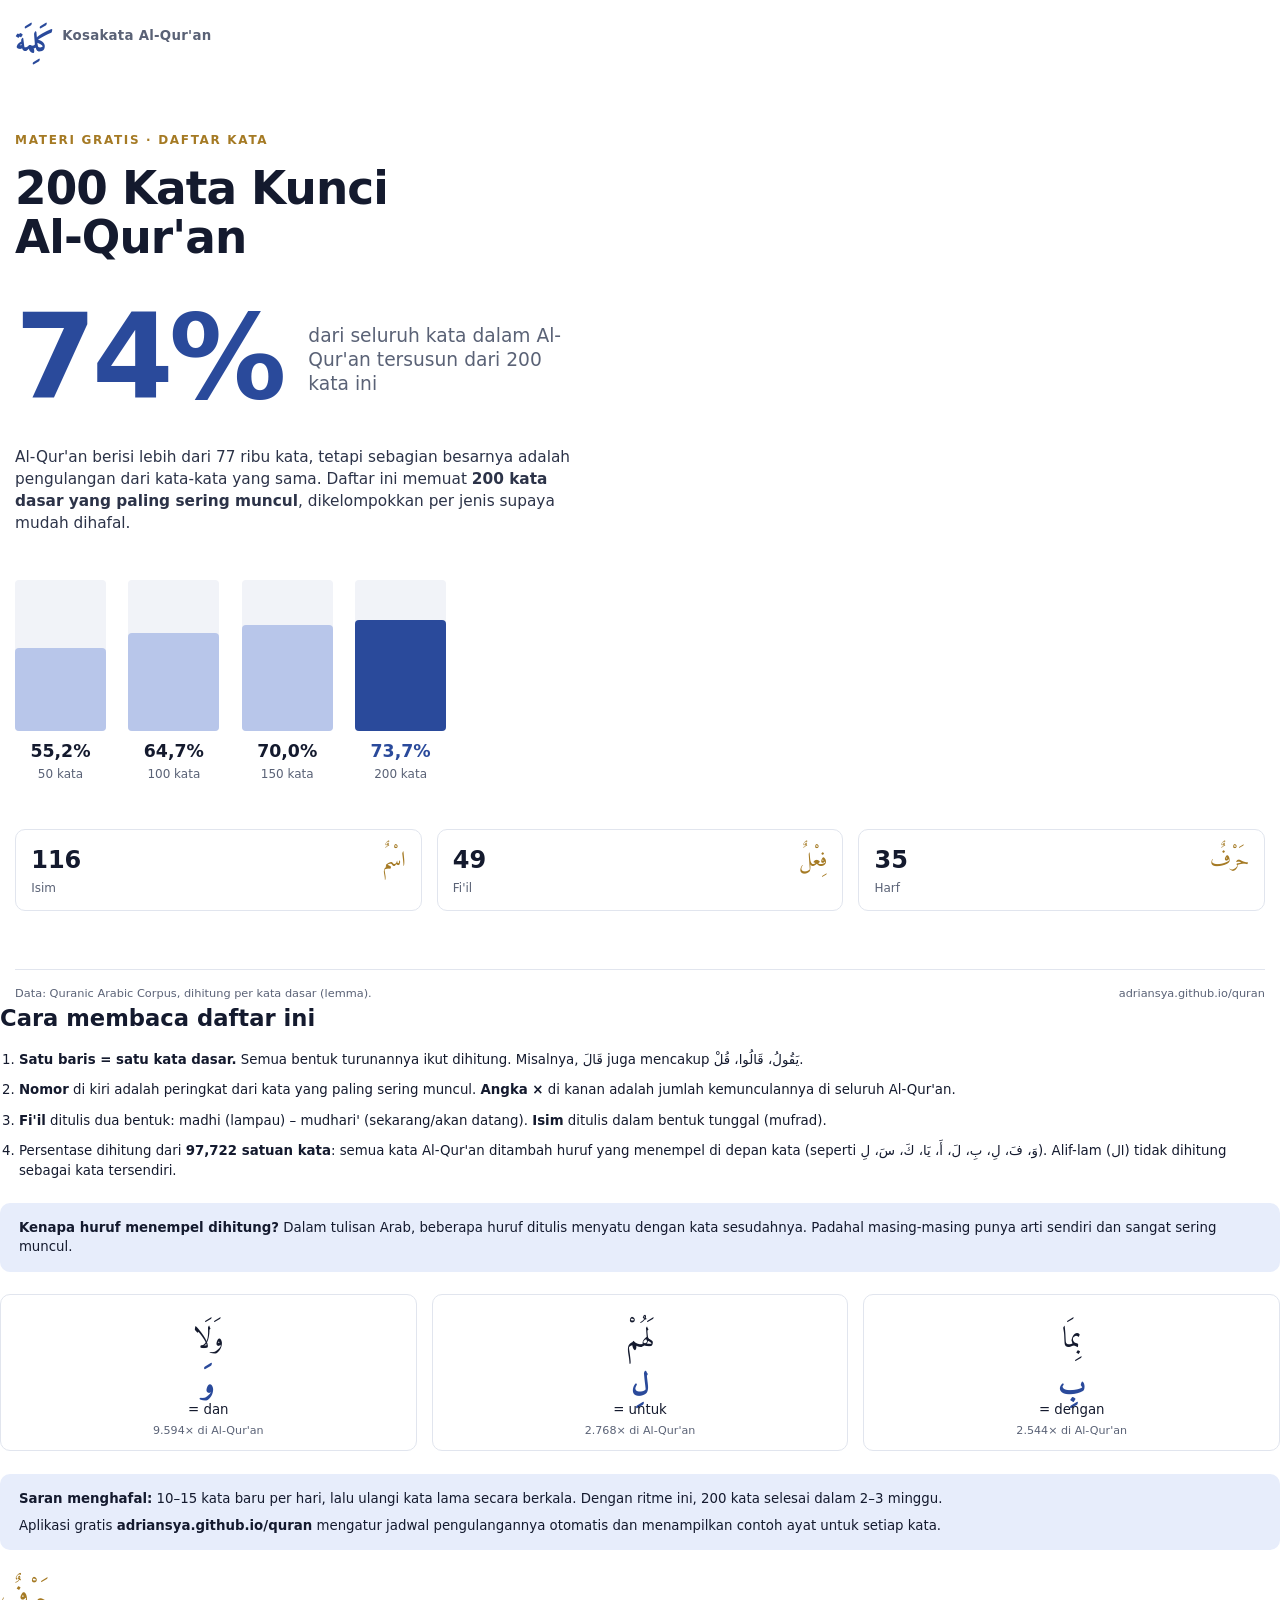
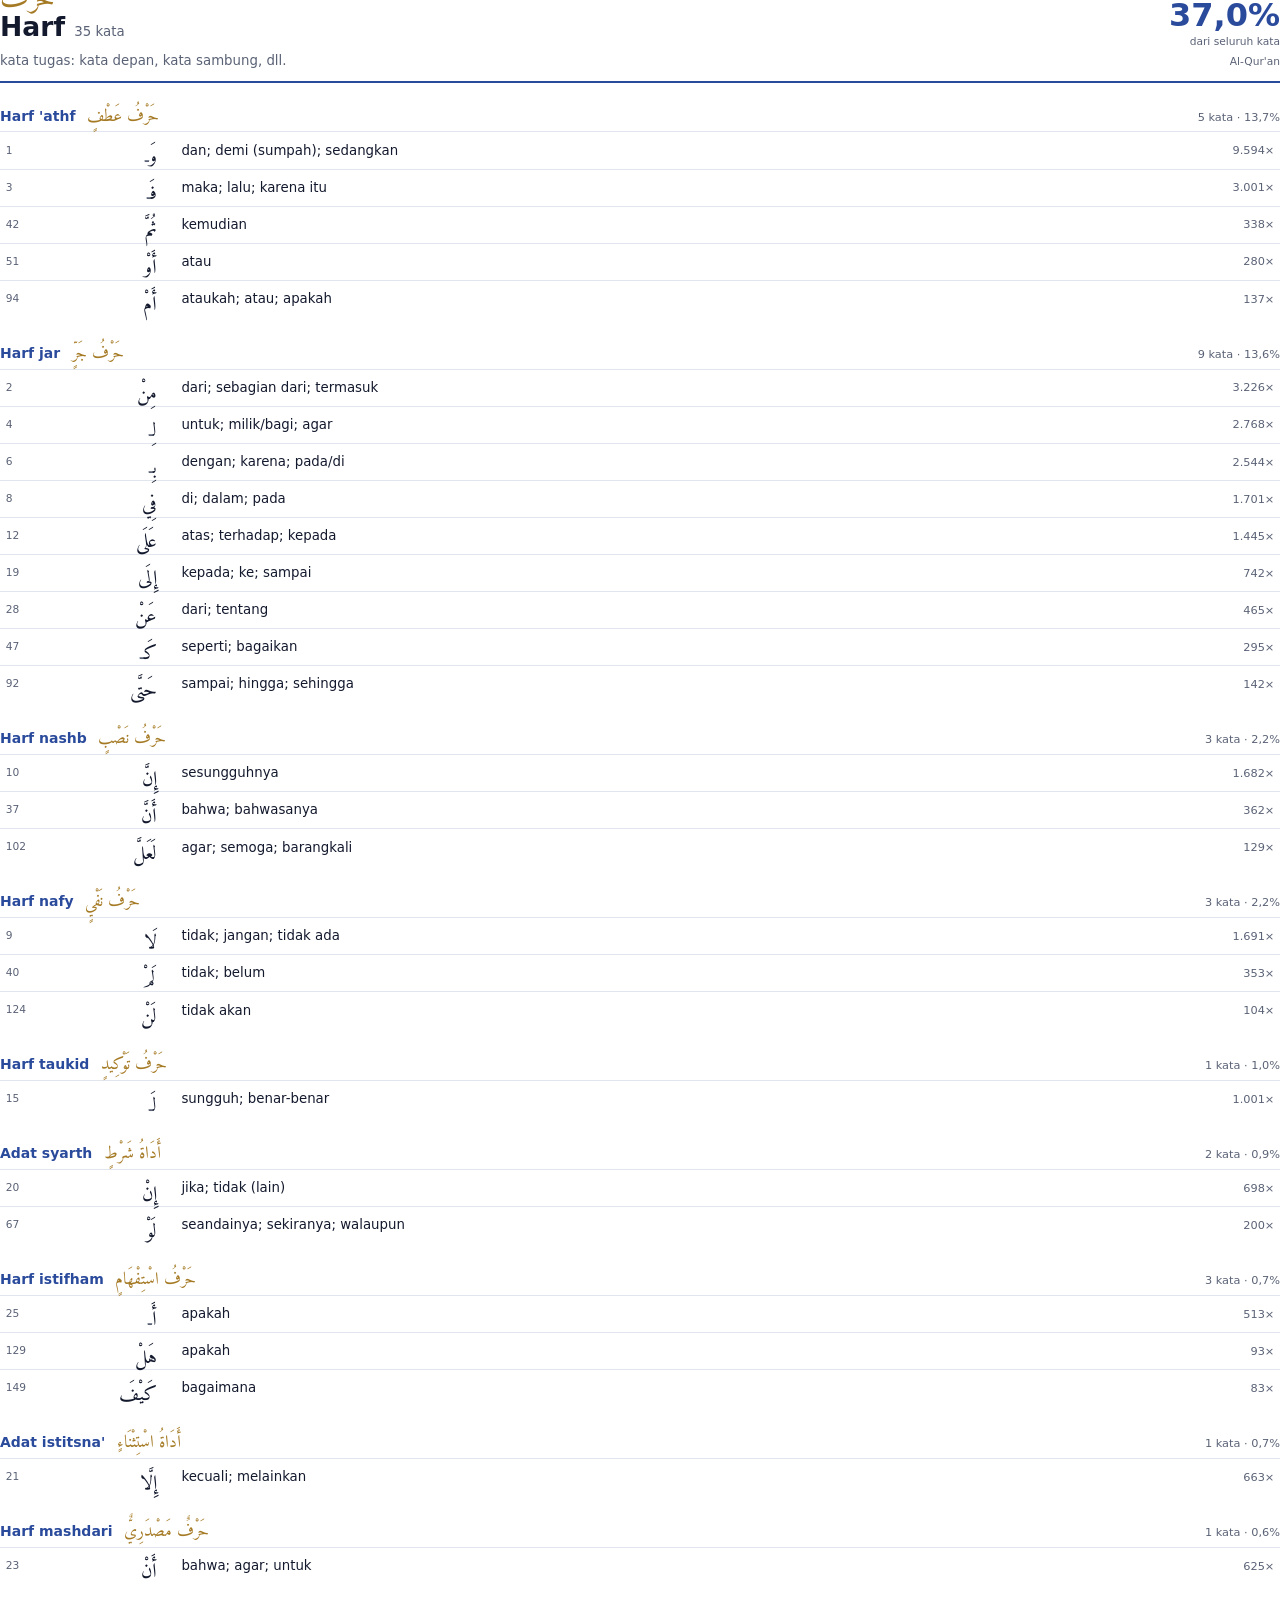
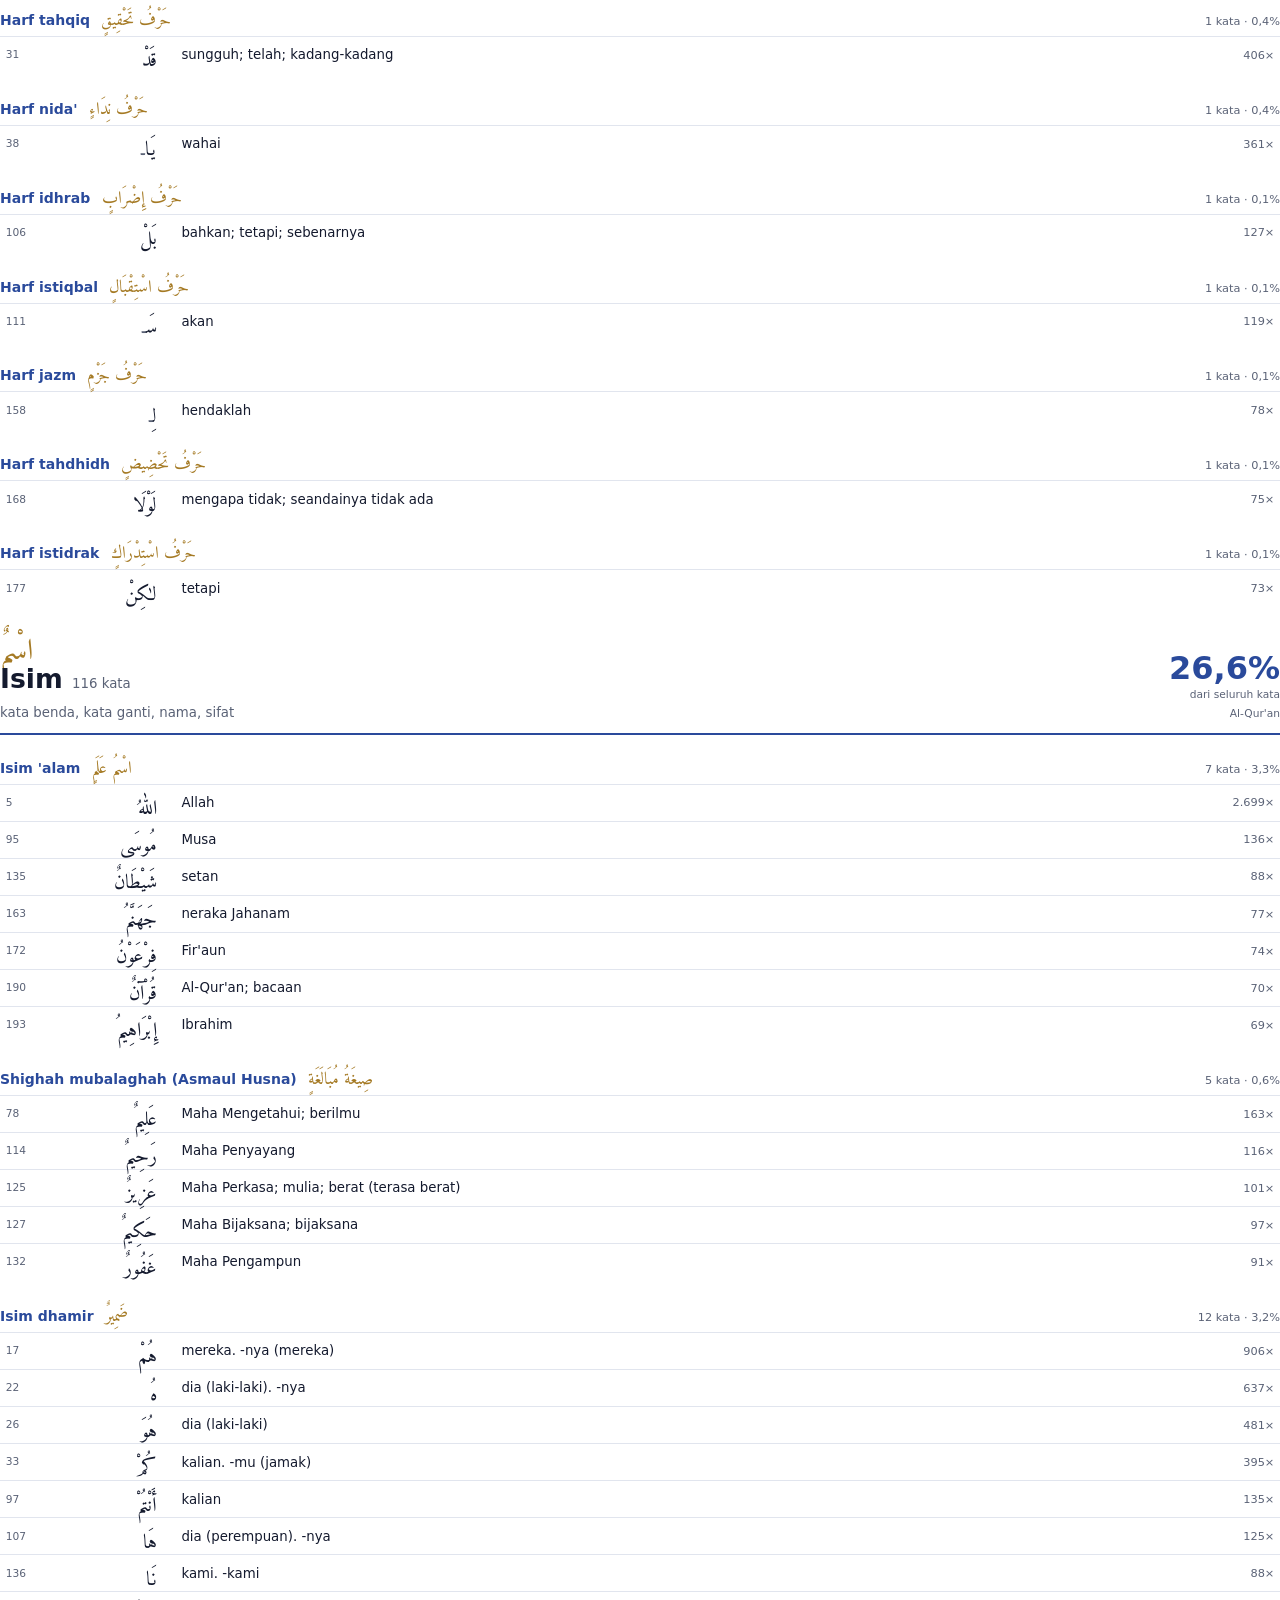
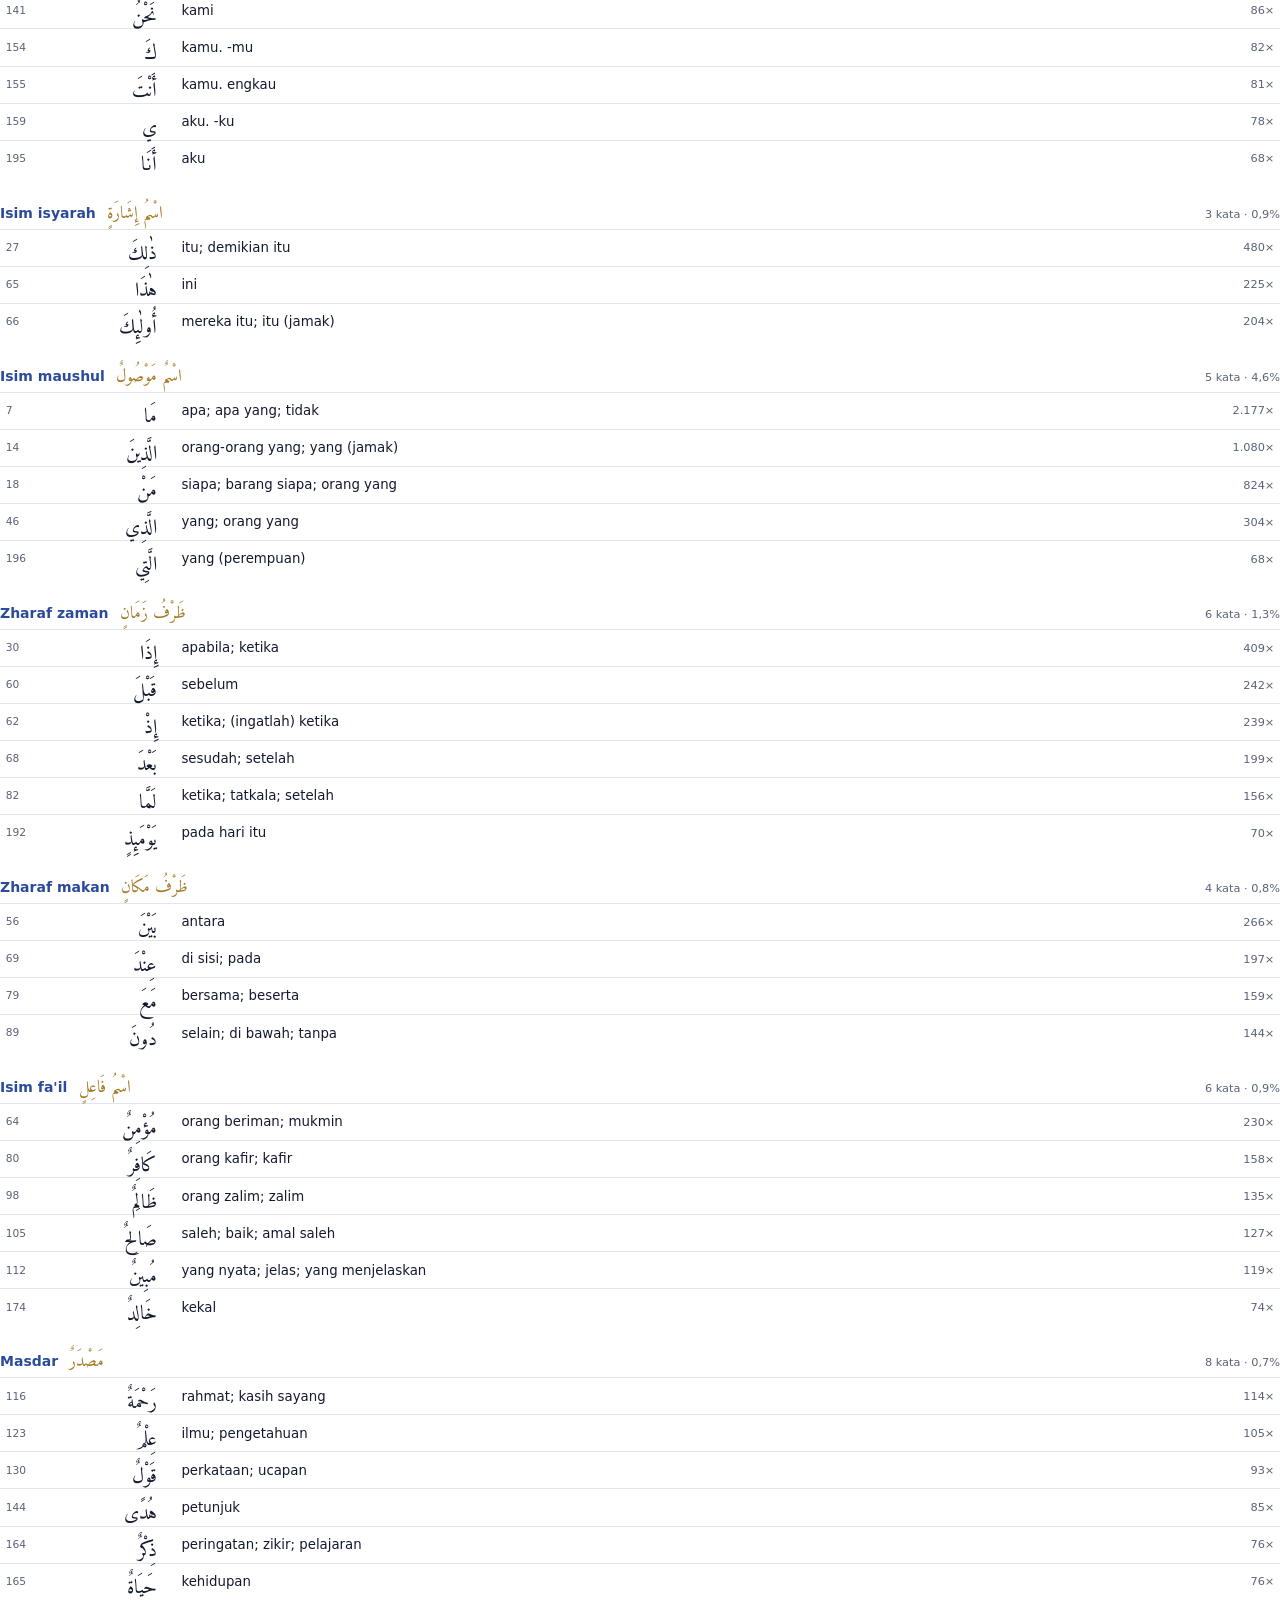
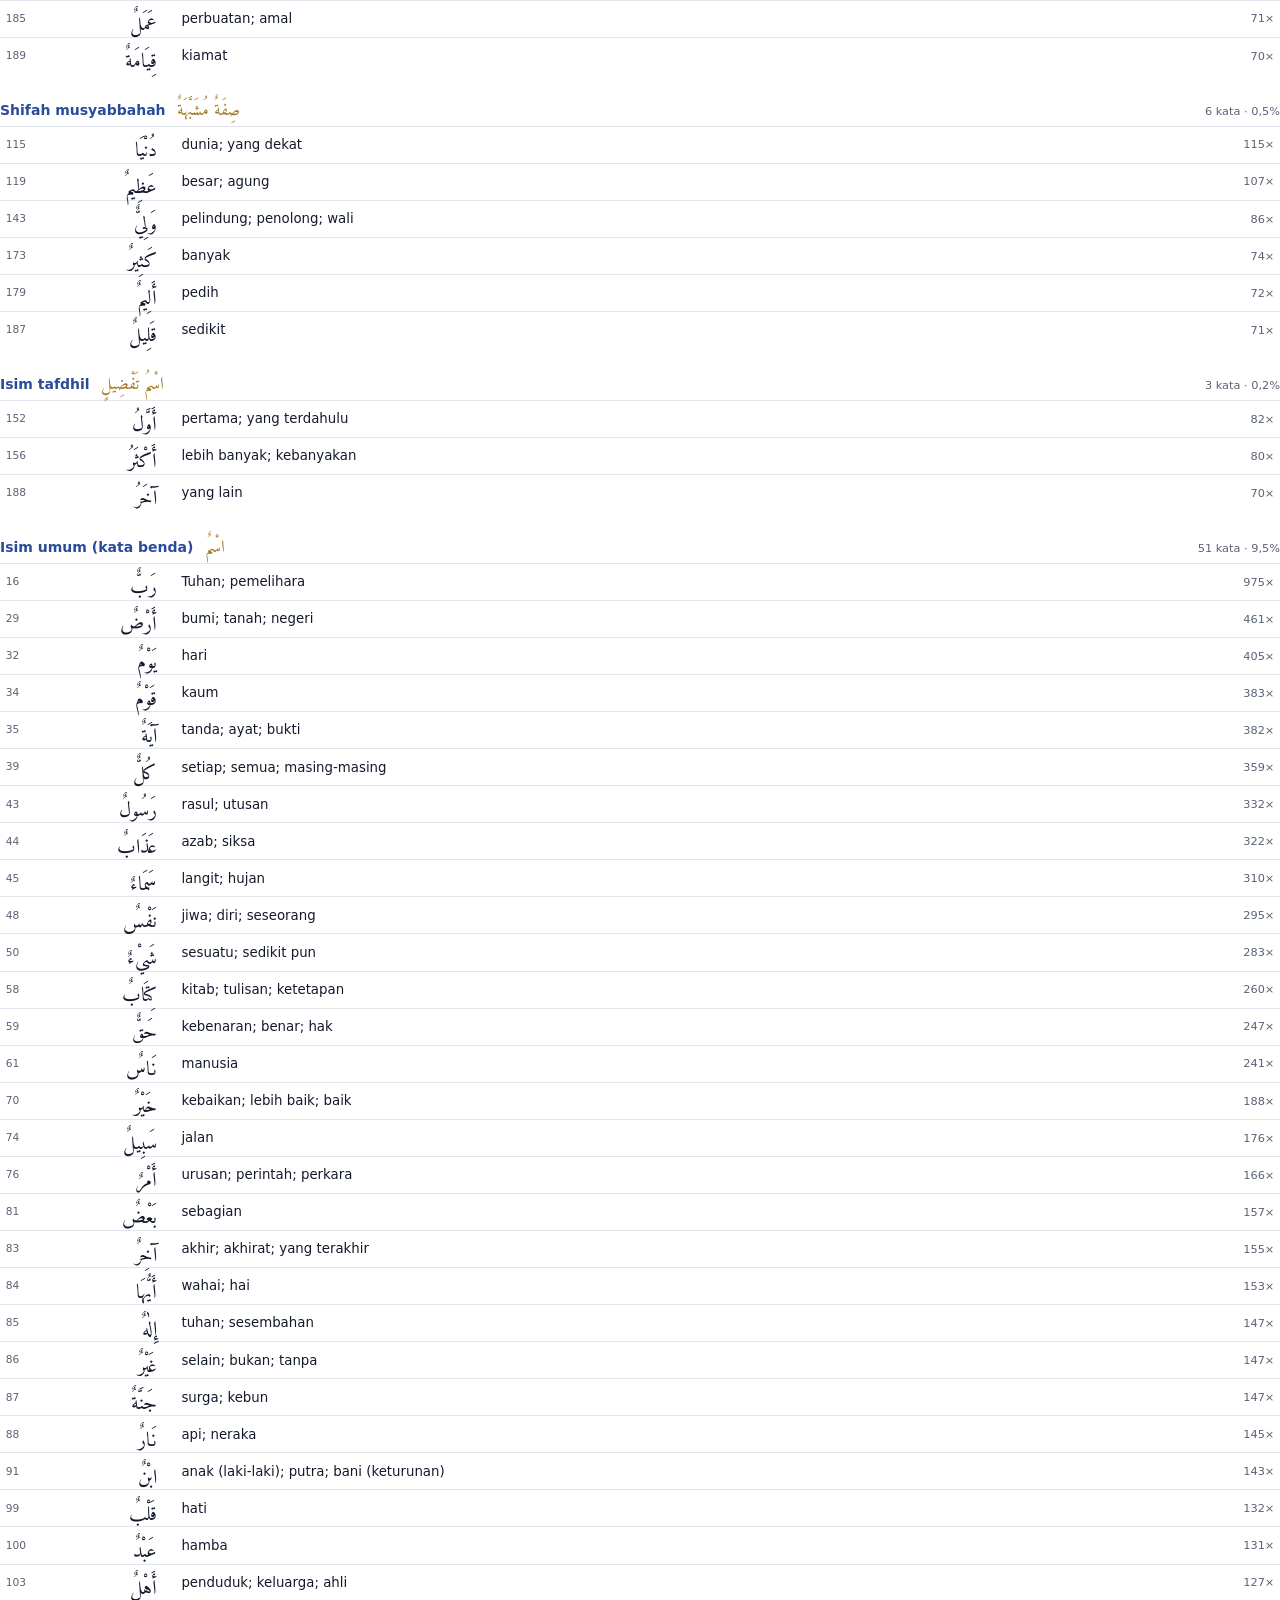
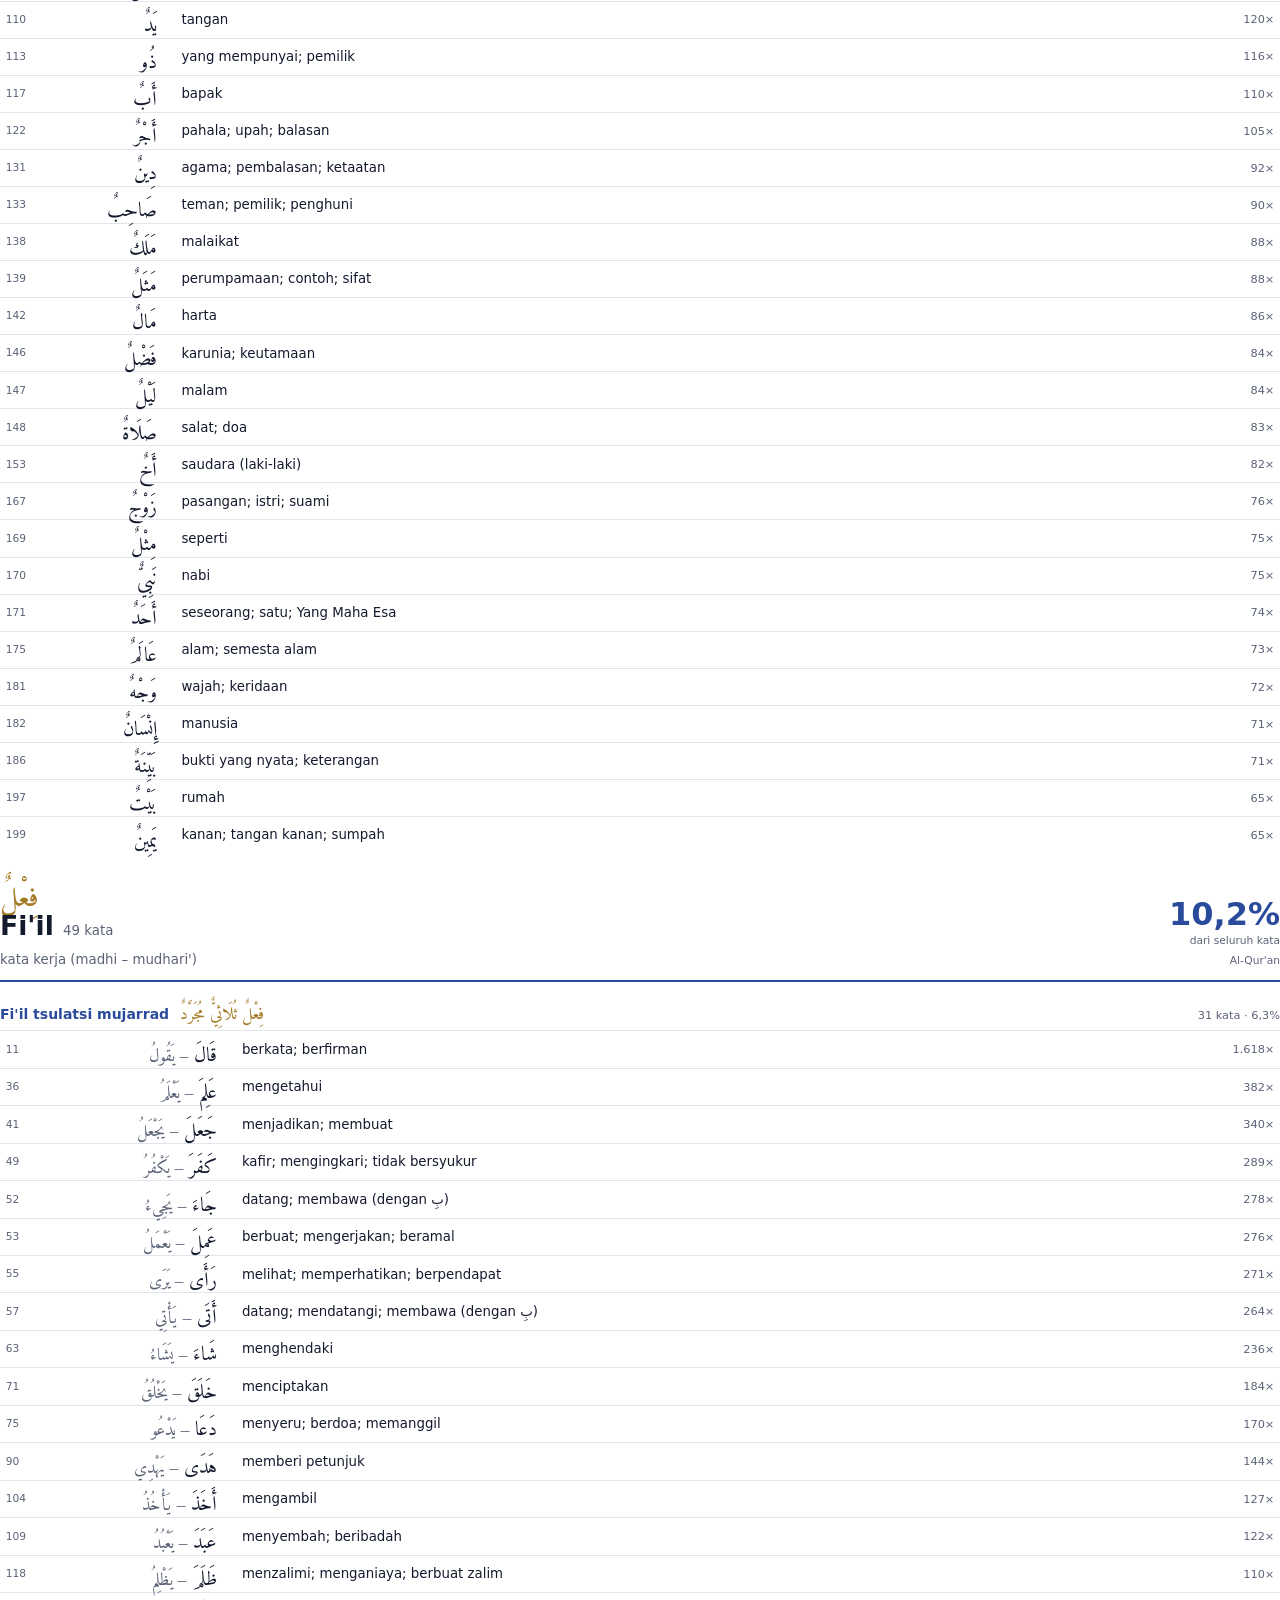
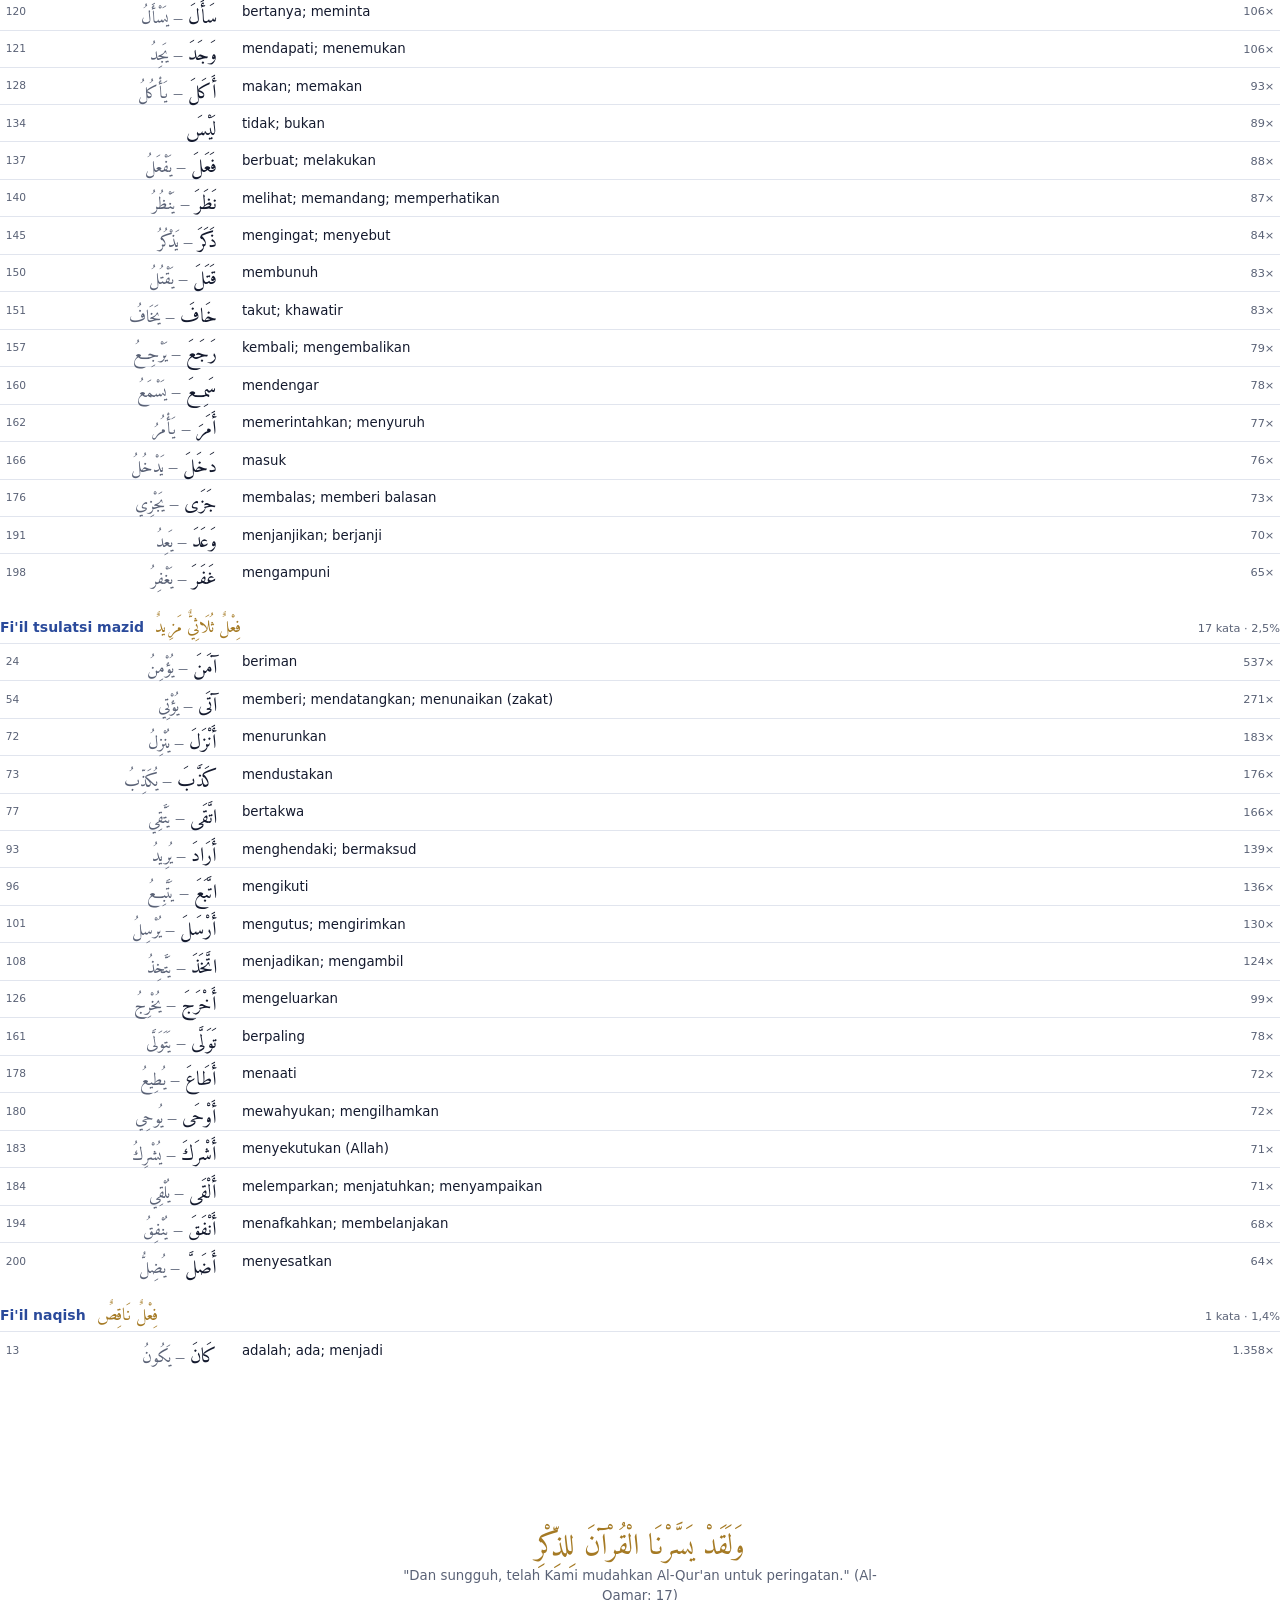
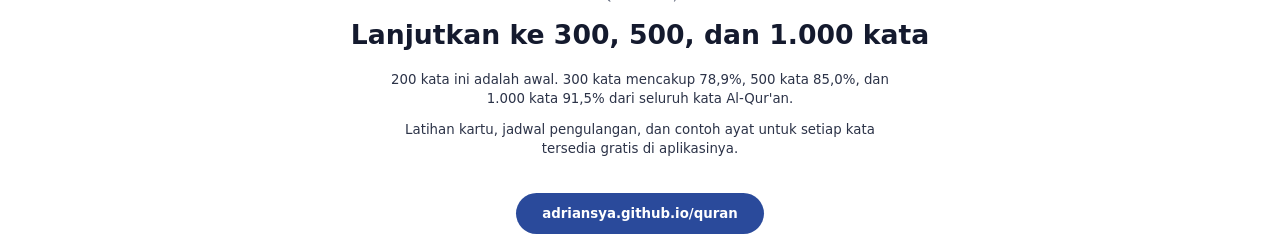
<file: materi/200-kata-kunci.html>
<!doctype html><html lang="id"><head><meta charset="utf-8"><title>200 Kata Kunci Al-Qur'an</title>
<style>@font-face{font-family:'AmiriQ';src:url([data-uri]) format('woff2');font-weight:400}@font-face{font-family:'Amiri';src:url([data-uri]) format('woff2');font-weight:400}@font-face{font-family:'Amiri';src:url([data-uri]) format('woff2');font-weight:700}
@page{size:A4;margin:14mm 13mm 16mm}
*{box-sizing:border-box}
:root{--text:#141a2e;--muted:#5a6276;--line:#e1e5ee;--accent:#2a4a9b;--soft:#e7edfb;--gold:#a57a24;--goldsoft:#f8f0de;--paper:#fff}
html{-webkit-print-color-adjust:exact;print-color-adjust:exact}
body{margin:0;background:var(--paper);color:var(--text);font:10pt/1.45 Inter,"Segoe UI",system-ui,-apple-system,"Helvetica Neue",Arial,sans-serif}
[lang=ar],.a{font-family:AmiriQ,Amiri,serif}
.cover{height:265mm;display:flex;flex-direction:column;page-break-after:always;padding:6mm 4mm 0}
.brand{display:flex;align-items:center;gap:8px;color:var(--muted);font-weight:600;letter-spacing:.02em}
.brand span{font-family:AmiriQ,serif;color:var(--accent);font-size:20pt;line-height:1}
.kick{margin:22mm 0 0;color:var(--gold);font-weight:700;text-transform:uppercase;letter-spacing:.14em;font-size:9pt}
h1{font-size:34pt;line-height:1.08;margin:4mm 0 0;letter-spacing:-.02em}
.big{display:flex;align-items:flex-end;gap:7mm;margin:12mm 0 0}
.big b{font-size:88pt;line-height:.85;color:var(--accent);letter-spacing:-.04em}
.big span{font-size:14pt;color:var(--muted);padding-bottom:3mm;max-width:70mm;line-height:1.3}
.lead{font-size:11.5pt;max-width:150mm;margin:10mm 0 0;color:#2c3348}
.steps{display:flex;gap:6mm;margin:12mm 0 0;align-items:flex-end}
.st{width:24mm;text-align:center}
.st .bar{height:40mm;background:#f1f3f8;border-radius:4px;position:relative;overflow:hidden}
.st .bar i{position:absolute;left:0;right:0;bottom:0;background:#b8c6ea;border-radius:4px 4px 0 0}
.st.main .bar i{background:var(--accent)}
.st b{display:block;font-size:13pt;margin-top:2mm}.st span{color:var(--muted);font-size:9pt}
.st.main b{color:var(--accent)}
.mix{display:flex;gap:4mm;margin:12mm 0 0}
.mix div{flex:1;border:1px solid var(--line);border-radius:10px;padding:3.5mm 4mm}
.mix b{font-size:18pt;display:block}.mix span{color:var(--muted);font-size:9pt}
.mix [lang=ar]{float:right;font-size:16pt;color:var(--gold);line-height:1}
.foot{margin-top:auto;border-top:1px solid var(--line);padding-top:4mm;color:var(--muted);font-size:8.5pt;display:flex;justify-content:space-between;gap:8mm}
.how{page-break-after:always}
.how h2{font-size:17pt;margin:0 0 4mm}
.how ol{padding-left:5mm;margin:0}.how li{margin:0 0 3mm}
.how .box{background:var(--soft);border-radius:10px;padding:4mm 5mm;margin:6mm 0}
.how .box p{margin:0 0 2mm}.how .box p:last-child{margin:0}
.ex{display:flex;gap:4mm;margin:5mm 0}
.ex div{flex:1;border:1px solid var(--line);border-radius:10px;padding:3mm 4mm;text-align:center}
.ex [lang=ar]{font-size:22pt;display:block;line-height:1.6}
.ex .p{color:var(--accent);font-weight:700}.ex small{color:var(--muted)}
.cls{page-break-before:always}
.cls:first-of-type{page-break-before:auto}
.ch{display:flex;justify-content:space-between;align-items:flex-end;border-bottom:2px solid var(--accent);padding-bottom:3mm;margin-bottom:4mm}
.ch h2{margin:0;font-size:20pt}.ch h2 small{font-size:10pt;color:var(--muted);font-weight:500}
.ch p{margin:1mm 0 0;color:var(--muted)}
.arh{font-size:22pt;color:var(--gold);line-height:1.2;display:block}
.cp{text-align:right}.cp b{font-size:24pt;color:var(--accent);display:block;line-height:1}
.cp span{font-size:8pt;color:var(--muted)}
.grp{margin:0 0 5mm}.grp.small{break-inside:avoid-page}
h3{break-after:avoid}
h3{font-size:10.5pt;margin:0 0 1.5mm;display:flex;align-items:baseline;gap:3mm;color:var(--accent)}
h3 span{font-size:13pt;color:var(--gold);font-weight:400}
h3 em{margin-left:auto;font-style:normal;color:var(--muted);font-weight:500;font-size:8.5pt}
table{width:100%;border-collapse:collapse}
tr{break-inside:avoid}
td{border-top:1px solid var(--line);padding:.6mm 1.5mm;vertical-align:middle}
td.no{width:9mm;color:var(--muted);font-size:8pt;font-variant-numeric:tabular-nums}
td.a{width:34mm;font-size:15pt;line-height:1.35;padding-top:1.2mm;padding-bottom:1.2mm;text-align:right;white-space:nowrap}
.cls-f td.a{width:50mm}
td.a .mu{color:var(--muted);font-size:13pt}
td.a .dash{color:var(--muted)}
td.m{padding-left:5mm}
td.n{width:17mm;text-align:right;color:var(--muted);font-size:8.5pt;font-variant-numeric:tabular-nums}
.end{page-break-before:always;padding-top:20mm;text-align:center}
.end h2{font-size:20pt;margin:0 0 4mm}
.end p{max-width:135mm;margin:0 auto 3mm;color:#2c3348}
.end .url{display:inline-block;margin-top:6mm;background:var(--accent);color:#fff;padding:3mm 7mm;border-radius:999px;font-weight:700;text-decoration:none}
.end .ar{font-family:AmiriQ,serif;font-size:22pt;color:var(--gold);margin:14mm 0 2mm}
</style></head><body>
<div class="cover">
  <div class="brand"><span>كَلِمَة</span> Kosakata Al-Qur'an</div>
  <div class="kick">Materi gratis · daftar kata</div>
  <h1>200 Kata Kunci<br>Al-Qur'an</h1>
  <div class="big"><b>74%</b><span>dari seluruh kata dalam Al-Qur'an tersusun dari 200 kata ini</span></div>
  <p class="lead">Al-Qur'an berisi lebih dari 77 ribu kata, tetapi sebagian besarnya adalah pengulangan dari
  kata-kata yang sama. Daftar ini memuat <b>200 kata dasar yang paling sering muncul</b>, dikelompokkan per jenis
  supaya mudah dihafal.</p>
  <div class="steps"><div class="st"><div class="bar"><i style="height:55.2%"></i></div><b>55,2%</b><span>50 kata</span></div><div class="st"><div class="bar"><i style="height:64.7%"></i></div><b>64,7%</b><span>100 kata</span></div><div class="st"><div class="bar"><i style="height:70.0%"></i></div><b>70,0%</b><span>150 kata</span></div><div class="st main"><div class="bar"><i style="height:73.7%"></i></div><b>73,7%</b><span>200 kata</span></div></div>
  <div class="mix">
    <div><span lang="ar">اسْمٌ</span><b>116</b><span>Isim</span></div>
    <div><span lang="ar">فِعْلٌ</span><b>49</b><span>Fi'il</span></div>
    <div><span lang="ar">حَرْفٌ</span><b>35</b><span>Harf</span></div>
  </div>
  <div class="foot"><span>Data: Quranic Arabic Corpus, dihitung per kata dasar (lemma).</span><span>adriansya.github.io/quran</span></div>
</div>

<div class="how">
  <h2>Cara membaca daftar ini</h2>
  <ol>
    <li><b>Satu baris = satu kata dasar.</b> Semua bentuk turunannya ikut dihitung. Misalnya, قَالَ juga mencakup
    يَقُولُ، قَالُوا، قُلْ.</li>
    <li><b>Nomor</b> di kiri adalah peringkat dari kata yang paling sering muncul. <b>Angka ×</b> di kanan adalah
    jumlah kemunculannya di seluruh Al-Qur'an.</li>
    <li><b>Fi'il</b> ditulis dua bentuk: madhi (lampau) – mudhari' (sekarang/akan datang). <b>Isim</b> ditulis
    dalam bentuk tunggal (mufrad).</li>
    <li>Persentase dihitung dari <b>97,722 satuan kata</b>: semua kata Al-Qur'an ditambah huruf yang menempel
    di depan kata (seperti وَ، فَ، لِ، بِ، لَ، أَ، يَا، كَ، سَ، لِ). Alif-lam (ال) tidak dihitung sebagai kata tersendiri.</li>
  </ol>
  <div class="box">
    <p><b>Kenapa huruf menempel dihitung?</b> Dalam tulisan Arab, beberapa huruf ditulis menyatu dengan kata
    sesudahnya. Padahal masing-masing punya arti sendiri dan sangat sering muncul.</p>
  </div>
  <div class="ex">
    <div><span lang="ar">وَلَا</span><span class="p" lang="ar">وَ</span> = dan<br><small>9.594× di Al-Qur&#39;an</small></div><div><span lang="ar">لَهُمْ</span><span class="p" lang="ar">لِ</span> = untuk<br><small>2.768× di Al-Qur&#39;an</small></div><div><span lang="ar">بِمَا</span><span class="p" lang="ar">بِ</span> = dengan<br><small>2.544× di Al-Qur&#39;an</small></div>
  </div>
  <div class="box">
    <p><b>Saran menghafal:</b> 10–15 kata baru per hari, lalu ulangi kata lama secara berkala. Dengan ritme ini,
    200 kata selesai dalam 2–3 minggu.</p>
    <p>Aplikasi gratis <b>adriansya.github.io/quran</b> mengatur jadwal pengulangannya otomatis dan menampilkan
    contoh ayat untuk setiap kata.</p>
  </div>
</div>

<section class="cls cls-h"><header class="ch"><div><span class="arh" lang="ar">حَرْفٌ</span><h2>Harf <small>35 kata</small></h2><p>kata tugas: kata depan, kata sambung, dll.</p></div><div class="cp"><b>37,0%</b><span>dari seluruh kata<br>Al-Qur'an</span></div></header><div class="grp small"><h3>Harf &#x27;athf <span lang="ar">حَرْفُ عَطْفٍ</span><em>5 kata · 13,7%</em></h3><table><tr><td class="no">1</td><td class="a" dir="rtl" lang="ar">وَ<span class="dash">ـ</span></td><td class="m">dan; demi (sumpah); sedangkan</td><td class="n">9.594×</td></tr><tr><td class="no">3</td><td class="a" dir="rtl" lang="ar">فَ<span class="dash">ـ</span></td><td class="m">maka; lalu; karena itu</td><td class="n">3.001×</td></tr><tr><td class="no">42</td><td class="a" dir="rtl" lang="ar">ثُمَّ</td><td class="m">kemudian</td><td class="n">338×</td></tr><tr><td class="no">51</td><td class="a" dir="rtl" lang="ar">أَوْ</td><td class="m">atau</td><td class="n">280×</td></tr><tr><td class="no">94</td><td class="a" dir="rtl" lang="ar">أَمْ</td><td class="m">ataukah; atau; apakah</td><td class="n">137×</td></tr></table></div><div class="grp small"><h3>Harf jar <span lang="ar">حَرْفُ جَرٍّ</span><em>9 kata · 13,6%</em></h3><table><tr><td class="no">2</td><td class="a" dir="rtl" lang="ar">مِنْ</td><td class="m">dari; sebagian dari; termasuk</td><td class="n">3.226×</td></tr><tr><td class="no">4</td><td class="a" dir="rtl" lang="ar">لِ<span class="dash">ـ</span></td><td class="m">untuk; milik/bagi; agar</td><td class="n">2.768×</td></tr><tr><td class="no">6</td><td class="a" dir="rtl" lang="ar">بِ<span class="dash">ـ</span></td><td class="m">dengan; karena; pada/di</td><td class="n">2.544×</td></tr><tr><td class="no">8</td><td class="a" dir="rtl" lang="ar">فِي</td><td class="m">di; dalam; pada</td><td class="n">1.701×</td></tr><tr><td class="no">12</td><td class="a" dir="rtl" lang="ar">عَلَى</td><td class="m">atas; terhadap; kepada</td><td class="n">1.445×</td></tr><tr><td class="no">19</td><td class="a" dir="rtl" lang="ar">إِلَى</td><td class="m">kepada; ke; sampai</td><td class="n">742×</td></tr><tr><td class="no">28</td><td class="a" dir="rtl" lang="ar">عَنْ</td><td class="m">dari; tentang</td><td class="n">465×</td></tr><tr><td class="no">47</td><td class="a" dir="rtl" lang="ar">كَ<span class="dash">ـ</span></td><td class="m">seperti; bagaikan</td><td class="n">295×</td></tr><tr><td class="no">92</td><td class="a" dir="rtl" lang="ar">حَتَّى</td><td class="m">sampai; hingga; sehingga</td><td class="n">142×</td></tr></table></div><div class="grp small"><h3>Harf nashb <span lang="ar">حَرْفُ نَصْبٍ</span><em>3 kata · 2,2%</em></h3><table><tr><td class="no">10</td><td class="a" dir="rtl" lang="ar">إِنَّ</td><td class="m">sesungguhnya</td><td class="n">1.682×</td></tr><tr><td class="no">37</td><td class="a" dir="rtl" lang="ar">أَنَّ</td><td class="m">bahwa; bahwasanya</td><td class="n">362×</td></tr><tr><td class="no">102</td><td class="a" dir="rtl" lang="ar">لَعَلَّ</td><td class="m">agar; semoga; barangkali</td><td class="n">129×</td></tr></table></div><div class="grp small"><h3>Harf nafy <span lang="ar">حَرْفُ نَفْيٍ</span><em>3 kata · 2,2%</em></h3><table><tr><td class="no">9</td><td class="a" dir="rtl" lang="ar">لَا</td><td class="m">tidak; jangan; tidak ada</td><td class="n">1.691×</td></tr><tr><td class="no">40</td><td class="a" dir="rtl" lang="ar">لَمْ</td><td class="m">tidak; belum</td><td class="n">353×</td></tr><tr><td class="no">124</td><td class="a" dir="rtl" lang="ar">لَنْ</td><td class="m">tidak akan</td><td class="n">104×</td></tr></table></div><div class="grp small"><h3>Harf taukid <span lang="ar">حَرْفُ تَوْكِيدٍ</span><em>1 kata · 1,0%</em></h3><table><tr><td class="no">15</td><td class="a" dir="rtl" lang="ar">لَ<span class="dash">ـ</span></td><td class="m">sungguh; benar-benar</td><td class="n">1.001×</td></tr></table></div><div class="grp small"><h3>Adat syarth <span lang="ar">أَدَاةُ شَرْطٍ</span><em>2 kata · 0,9%</em></h3><table><tr><td class="no">20</td><td class="a" dir="rtl" lang="ar">إِنْ</td><td class="m">jika; tidak (lain)</td><td class="n">698×</td></tr><tr><td class="no">67</td><td class="a" dir="rtl" lang="ar">لَوْ</td><td class="m">seandainya; sekiranya; walaupun</td><td class="n">200×</td></tr></table></div><div class="grp small"><h3>Harf istifham <span lang="ar">حَرْفُ اسْتِفْهَامٍ</span><em>3 kata · 0,7%</em></h3><table><tr><td class="no">25</td><td class="a" dir="rtl" lang="ar">أَ<span class="dash">ـ</span></td><td class="m">apakah</td><td class="n">513×</td></tr><tr><td class="no">129</td><td class="a" dir="rtl" lang="ar">هَلْ</td><td class="m">apakah</td><td class="n">93×</td></tr><tr><td class="no">149</td><td class="a" dir="rtl" lang="ar">كَيْفَ</td><td class="m">bagaimana</td><td class="n">83×</td></tr></table></div><div class="grp small"><h3>Adat istitsna&#x27; <span lang="ar">أَدَاةُ اسْتِثْنَاءٍ</span><em>1 kata · 0,7%</em></h3><table><tr><td class="no">21</td><td class="a" dir="rtl" lang="ar">إِلَّا</td><td class="m">kecuali; melainkan</td><td class="n">663×</td></tr></table></div><div class="grp small"><h3>Harf mashdari <span lang="ar">حَرْفٌ مَصْدَرِيٌّ</span><em>1 kata · 0,6%</em></h3><table><tr><td class="no">23</td><td class="a" dir="rtl" lang="ar">أَنْ</td><td class="m">bahwa; agar; untuk</td><td class="n">625×</td></tr></table></div><div class="grp small"><h3>Harf tahqiq <span lang="ar">حَرْفُ تَحْقِيقٍ</span><em>1 kata · 0,4%</em></h3><table><tr><td class="no">31</td><td class="a" dir="rtl" lang="ar">قَدْ</td><td class="m">sungguh; telah; kadang-kadang</td><td class="n">406×</td></tr></table></div><div class="grp small"><h3>Harf nida&#x27; <span lang="ar">حَرْفُ نِدَاءٍ</span><em>1 kata · 0,4%</em></h3><table><tr><td class="no">38</td><td class="a" dir="rtl" lang="ar">يَا<span class="dash">ـ</span></td><td class="m">wahai</td><td class="n">361×</td></tr></table></div><div class="grp small"><h3>Harf idhrab <span lang="ar">حَرْفُ إِضْرَابٍ</span><em>1 kata · 0,1%</em></h3><table><tr><td class="no">106</td><td class="a" dir="rtl" lang="ar">بَلْ</td><td class="m">bahkan; tetapi; sebenarnya</td><td class="n">127×</td></tr></table></div><div class="grp small"><h3>Harf istiqbal <span lang="ar">حَرْفُ اسْتِقْبَالٍ</span><em>1 kata · 0,1%</em></h3><table><tr><td class="no">111</td><td class="a" dir="rtl" lang="ar">سَ<span class="dash">ـ</span></td><td class="m">akan</td><td class="n">119×</td></tr></table></div><div class="grp small"><h3>Harf jazm <span lang="ar">حَرْفُ جَزْمٍ</span><em>1 kata · 0,1%</em></h3><table><tr><td class="no">158</td><td class="a" dir="rtl" lang="ar">لِ<span class="dash">ـ</span></td><td class="m">hendaklah</td><td class="n">78×</td></tr></table></div><div class="grp small"><h3>Harf tahdhidh <span lang="ar">حَرْفُ تَحْضِيضٍ</span><em>1 kata · 0,1%</em></h3><table><tr><td class="no">168</td><td class="a" dir="rtl" lang="ar">لَوْلَا</td><td class="m">mengapa tidak; seandainya tidak ada</td><td class="n">75×</td></tr></table></div><div class="grp small"><h3>Harf istidrak <span lang="ar">حَرْفُ اسْتِدْرَاكٍ</span><em>1 kata · 0,1%</em></h3><table><tr><td class="no">177</td><td class="a" dir="rtl" lang="ar">لٰكِنْ</td><td class="m">tetapi</td><td class="n">73×</td></tr></table></div></section><section class="cls cls-i"><header class="ch"><div><span class="arh" lang="ar">اسْمٌ</span><h2>Isim <small>116 kata</small></h2><p>kata benda, kata ganti, nama, sifat</p></div><div class="cp"><b>26,6%</b><span>dari seluruh kata<br>Al-Qur'an</span></div></header><div class="grp small"><h3>Isim &#x27;alam <span lang="ar">اسْمُ عَلَمٍ</span><em>7 kata · 3,3%</em></h3><table><tr><td class="no">5</td><td class="a" dir="rtl" lang="ar">اللّٰهُ</td><td class="m">Allah</td><td class="n">2.699×</td></tr><tr><td class="no">95</td><td class="a" dir="rtl" lang="ar">مُوسَى</td><td class="m">Musa</td><td class="n">136×</td></tr><tr><td class="no">135</td><td class="a" dir="rtl" lang="ar">شَيْطَانٌ</td><td class="m">setan</td><td class="n">88×</td></tr><tr><td class="no">163</td><td class="a" dir="rtl" lang="ar">جَهَنَّمُ</td><td class="m">neraka Jahanam</td><td class="n">77×</td></tr><tr><td class="no">172</td><td class="a" dir="rtl" lang="ar">فِرْعَوْنُ</td><td class="m">Fir&#x27;aun</td><td class="n">74×</td></tr><tr><td class="no">190</td><td class="a" dir="rtl" lang="ar">قُرْآنٌ</td><td class="m">Al-Qur&#x27;an; bacaan</td><td class="n">70×</td></tr><tr><td class="no">193</td><td class="a" dir="rtl" lang="ar">إِبْرَاهِيمُ</td><td class="m">Ibrahim</td><td class="n">69×</td></tr></table></div><div class="grp small"><h3>Shighah mubalaghah (Asmaul Husna) <span lang="ar">صِيغَةُ مُبَالَغَةٍ</span><em>5 kata · 0,6%</em></h3><table><tr><td class="no">78</td><td class="a" dir="rtl" lang="ar">عَلِيمٌ</td><td class="m">Maha Mengetahui; berilmu</td><td class="n">163×</td></tr><tr><td class="no">114</td><td class="a" dir="rtl" lang="ar">رَحِيمٌ</td><td class="m">Maha Penyayang</td><td class="n">116×</td></tr><tr><td class="no">125</td><td class="a" dir="rtl" lang="ar">عَزِيزٌ</td><td class="m">Maha Perkasa; mulia; berat (terasa berat)</td><td class="n">101×</td></tr><tr><td class="no">127</td><td class="a" dir="rtl" lang="ar">حَكِيمٌ</td><td class="m">Maha Bijaksana; bijaksana</td><td class="n">97×</td></tr><tr><td class="no">132</td><td class="a" dir="rtl" lang="ar">غَفُورٌ</td><td class="m">Maha Pengampun</td><td class="n">91×</td></tr></table></div><div class="grp"><h3>Isim dhamir <span lang="ar">ضَمِيرٌ</span><em>12 kata · 3,2%</em></h3><table><tr><td class="no">17</td><td class="a" dir="rtl" lang="ar">هُمْ</td><td class="m">mereka. -nya (mereka)</td><td class="n">906×</td></tr><tr><td class="no">22</td><td class="a" dir="rtl" lang="ar">هُ</td><td class="m">dia (laki-laki). -nya</td><td class="n">637×</td></tr><tr><td class="no">26</td><td class="a" dir="rtl" lang="ar">هُوَ</td><td class="m">dia (laki-laki)</td><td class="n">481×</td></tr><tr><td class="no">33</td><td class="a" dir="rtl" lang="ar">كُمْ</td><td class="m">kalian. -mu (jamak)</td><td class="n">395×</td></tr><tr><td class="no">97</td><td class="a" dir="rtl" lang="ar">أَنْتُمْ</td><td class="m">kalian</td><td class="n">135×</td></tr><tr><td class="no">107</td><td class="a" dir="rtl" lang="ar">هَا</td><td class="m">dia (perempuan). -nya</td><td class="n">125×</td></tr><tr><td class="no">136</td><td class="a" dir="rtl" lang="ar">نَا</td><td class="m">kami. -kami</td><td class="n">88×</td></tr><tr><td class="no">141</td><td class="a" dir="rtl" lang="ar">نَحْنُ</td><td class="m">kami</td><td class="n">86×</td></tr><tr><td class="no">154</td><td class="a" dir="rtl" lang="ar">كَ</td><td class="m">kamu. -mu</td><td class="n">82×</td></tr><tr><td class="no">155</td><td class="a" dir="rtl" lang="ar">أَنْتَ</td><td class="m">kamu. engkau</td><td class="n">81×</td></tr><tr><td class="no">159</td><td class="a" dir="rtl" lang="ar">ي</td><td class="m">aku. -ku</td><td class="n">78×</td></tr><tr><td class="no">195</td><td class="a" dir="rtl" lang="ar">أَنَا</td><td class="m">aku</td><td class="n">68×</td></tr></table></div><div class="grp small"><h3>Isim isyarah <span lang="ar">اسْمُ إِشَارَةٍ</span><em>3 kata · 0,9%</em></h3><table><tr><td class="no">27</td><td class="a" dir="rtl" lang="ar">ذٰلِكَ</td><td class="m">itu; demikian itu</td><td class="n">480×</td></tr><tr><td class="no">65</td><td class="a" dir="rtl" lang="ar">هٰذَا</td><td class="m">ini</td><td class="n">225×</td></tr><tr><td class="no">66</td><td class="a" dir="rtl" lang="ar">أُولٰئِكَ</td><td class="m">mereka itu; itu (jamak)</td><td class="n">204×</td></tr></table></div><div class="grp small"><h3>Isim maushul <span lang="ar">اسْمٌ مَوْصُولٌ</span><em>5 kata · 4,6%</em></h3><table><tr><td class="no">7</td><td class="a" dir="rtl" lang="ar">مَا</td><td class="m">apa; apa yang; tidak</td><td class="n">2.177×</td></tr><tr><td class="no">14</td><td class="a" dir="rtl" lang="ar">الَّذِينَ</td><td class="m">orang-orang yang; yang (jamak)</td><td class="n">1.080×</td></tr><tr><td class="no">18</td><td class="a" dir="rtl" lang="ar">مَنْ</td><td class="m">siapa; barang siapa; orang yang</td><td class="n">824×</td></tr><tr><td class="no">46</td><td class="a" dir="rtl" lang="ar">الَّذِي</td><td class="m">yang; orang yang</td><td class="n">304×</td></tr><tr><td class="no">196</td><td class="a" dir="rtl" lang="ar">الَّتِي</td><td class="m">yang (perempuan)</td><td class="n">68×</td></tr></table></div><div class="grp small"><h3>Zharaf zaman <span lang="ar">ظَرْفُ زَمَانٍ</span><em>6 kata · 1,3%</em></h3><table><tr><td class="no">30</td><td class="a" dir="rtl" lang="ar">إِذَا</td><td class="m">apabila; ketika</td><td class="n">409×</td></tr><tr><td class="no">60</td><td class="a" dir="rtl" lang="ar">قَبْلَ</td><td class="m">sebelum</td><td class="n">242×</td></tr><tr><td class="no">62</td><td class="a" dir="rtl" lang="ar">إِذْ</td><td class="m">ketika; (ingatlah) ketika</td><td class="n">239×</td></tr><tr><td class="no">68</td><td class="a" dir="rtl" lang="ar">بَعْدَ</td><td class="m">sesudah; setelah</td><td class="n">199×</td></tr><tr><td class="no">82</td><td class="a" dir="rtl" lang="ar">لَمَّا</td><td class="m">ketika; tatkala; setelah</td><td class="n">156×</td></tr><tr><td class="no">192</td><td class="a" dir="rtl" lang="ar">يَوْمَئِذٍ</td><td class="m">pada hari itu</td><td class="n">70×</td></tr></table></div><div class="grp small"><h3>Zharaf makan <span lang="ar">ظَرْفُ مَكَانٍ</span><em>4 kata · 0,8%</em></h3><table><tr><td class="no">56</td><td class="a" dir="rtl" lang="ar">بَيْنَ</td><td class="m">antara</td><td class="n">266×</td></tr><tr><td class="no">69</td><td class="a" dir="rtl" lang="ar">عِنْدَ</td><td class="m">di sisi; pada</td><td class="n">197×</td></tr><tr><td class="no">79</td><td class="a" dir="rtl" lang="ar">مَعَ</td><td class="m">bersama; beserta</td><td class="n">159×</td></tr><tr><td class="no">89</td><td class="a" dir="rtl" lang="ar">دُونَ</td><td class="m">selain; di bawah; tanpa</td><td class="n">144×</td></tr></table></div><div class="grp small"><h3>Isim fa&#x27;il <span lang="ar">اسْمُ فَاعِلٍ</span><em>6 kata · 0,9%</em></h3><table><tr><td class="no">64</td><td class="a" dir="rtl" lang="ar">مُؤْمِنٌ</td><td class="m">orang beriman; mukmin</td><td class="n">230×</td></tr><tr><td class="no">80</td><td class="a" dir="rtl" lang="ar">كَافِرٌ</td><td class="m">orang kafir; kafir</td><td class="n">158×</td></tr><tr><td class="no">98</td><td class="a" dir="rtl" lang="ar">ظَالِمٌ</td><td class="m">orang zalim; zalim</td><td class="n">135×</td></tr><tr><td class="no">105</td><td class="a" dir="rtl" lang="ar">صَالِحٌ</td><td class="m">saleh; baik; amal saleh</td><td class="n">127×</td></tr><tr><td class="no">112</td><td class="a" dir="rtl" lang="ar">مُبِينٌ</td><td class="m">yang nyata; jelas; yang menjelaskan</td><td class="n">119×</td></tr><tr><td class="no">174</td><td class="a" dir="rtl" lang="ar">خَالِدٌ</td><td class="m">kekal</td><td class="n">74×</td></tr></table></div><div class="grp small"><h3>Masdar <span lang="ar">مَصْدَرٌ</span><em>8 kata · 0,7%</em></h3><table><tr><td class="no">116</td><td class="a" dir="rtl" lang="ar">رَحْمَةٌ</td><td class="m">rahmat; kasih sayang</td><td class="n">114×</td></tr><tr><td class="no">123</td><td class="a" dir="rtl" lang="ar">عِلْمٌ</td><td class="m">ilmu; pengetahuan</td><td class="n">105×</td></tr><tr><td class="no">130</td><td class="a" dir="rtl" lang="ar">قَوْلٌ</td><td class="m">perkataan; ucapan</td><td class="n">93×</td></tr><tr><td class="no">144</td><td class="a" dir="rtl" lang="ar">هُدًى</td><td class="m">petunjuk</td><td class="n">85×</td></tr><tr><td class="no">164</td><td class="a" dir="rtl" lang="ar">ذِكْرٌ</td><td class="m">peringatan; zikir; pelajaran</td><td class="n">76×</td></tr><tr><td class="no">165</td><td class="a" dir="rtl" lang="ar">حَيَاةٌ</td><td class="m">kehidupan</td><td class="n">76×</td></tr><tr><td class="no">185</td><td class="a" dir="rtl" lang="ar">عَمَلٌ</td><td class="m">perbuatan; amal</td><td class="n">71×</td></tr><tr><td class="no">189</td><td class="a" dir="rtl" lang="ar">قِيَامَةٌ</td><td class="m">kiamat</td><td class="n">70×</td></tr></table></div><div class="grp small"><h3>Shifah musyabbahah <span lang="ar">صِفَةٌ مُشَبَّهَةٌ</span><em>6 kata · 0,5%</em></h3><table><tr><td class="no">115</td><td class="a" dir="rtl" lang="ar">دُنْيَا</td><td class="m">dunia; yang dekat</td><td class="n">115×</td></tr><tr><td class="no">119</td><td class="a" dir="rtl" lang="ar">عَظِيمٌ</td><td class="m">besar; agung</td><td class="n">107×</td></tr><tr><td class="no">143</td><td class="a" dir="rtl" lang="ar">وَلِيٌّ</td><td class="m">pelindung; penolong; wali</td><td class="n">86×</td></tr><tr><td class="no">173</td><td class="a" dir="rtl" lang="ar">كَثِيرٌ</td><td class="m">banyak</td><td class="n">74×</td></tr><tr><td class="no">179</td><td class="a" dir="rtl" lang="ar">أَلِيمٌ</td><td class="m">pedih</td><td class="n">72×</td></tr><tr><td class="no">187</td><td class="a" dir="rtl" lang="ar">قَلِيلٌ</td><td class="m">sedikit</td><td class="n">71×</td></tr></table></div><div class="grp small"><h3>Isim tafdhil <span lang="ar">اسْمُ تَفْضِيلٍ</span><em>3 kata · 0,2%</em></h3><table><tr><td class="no">152</td><td class="a" dir="rtl" lang="ar">أَوَّلُ</td><td class="m">pertama; yang terdahulu</td><td class="n">82×</td></tr><tr><td class="no">156</td><td class="a" dir="rtl" lang="ar">أَكْثَرُ</td><td class="m">lebih banyak; kebanyakan</td><td class="n">80×</td></tr><tr><td class="no">188</td><td class="a" dir="rtl" lang="ar">آخَرُ</td><td class="m">yang lain</td><td class="n">70×</td></tr></table></div><div class="grp"><h3>Isim umum (kata benda) <span lang="ar">اسْمٌ</span><em>51 kata · 9,5%</em></h3><table><tr><td class="no">16</td><td class="a" dir="rtl" lang="ar">رَبٌّ</td><td class="m">Tuhan; pemelihara</td><td class="n">975×</td></tr><tr><td class="no">29</td><td class="a" dir="rtl" lang="ar">أَرْضٌ</td><td class="m">bumi; tanah; negeri</td><td class="n">461×</td></tr><tr><td class="no">32</td><td class="a" dir="rtl" lang="ar">يَوْمٌ</td><td class="m">hari</td><td class="n">405×</td></tr><tr><td class="no">34</td><td class="a" dir="rtl" lang="ar">قَوْمٌ</td><td class="m">kaum</td><td class="n">383×</td></tr><tr><td class="no">35</td><td class="a" dir="rtl" lang="ar">آيَةٌ</td><td class="m">tanda; ayat; bukti</td><td class="n">382×</td></tr><tr><td class="no">39</td><td class="a" dir="rtl" lang="ar">كُلٌّ</td><td class="m">setiap; semua; masing-masing</td><td class="n">359×</td></tr><tr><td class="no">43</td><td class="a" dir="rtl" lang="ar">رَسُولٌ</td><td class="m">rasul; utusan</td><td class="n">332×</td></tr><tr><td class="no">44</td><td class="a" dir="rtl" lang="ar">عَذَابٌ</td><td class="m">azab; siksa</td><td class="n">322×</td></tr><tr><td class="no">45</td><td class="a" dir="rtl" lang="ar">سَمَاءٌ</td><td class="m">langit; hujan</td><td class="n">310×</td></tr><tr><td class="no">48</td><td class="a" dir="rtl" lang="ar">نَفْسٌ</td><td class="m">jiwa; diri; seseorang</td><td class="n">295×</td></tr><tr><td class="no">50</td><td class="a" dir="rtl" lang="ar">شَيْءٌ</td><td class="m">sesuatu; sedikit pun</td><td class="n">283×</td></tr><tr><td class="no">58</td><td class="a" dir="rtl" lang="ar">كِتَابٌ</td><td class="m">kitab; tulisan; ketetapan</td><td class="n">260×</td></tr><tr><td class="no">59</td><td class="a" dir="rtl" lang="ar">حَقٌّ</td><td class="m">kebenaran; benar; hak</td><td class="n">247×</td></tr><tr><td class="no">61</td><td class="a" dir="rtl" lang="ar">نَاسٌ</td><td class="m">manusia</td><td class="n">241×</td></tr><tr><td class="no">70</td><td class="a" dir="rtl" lang="ar">خَيْرٌ</td><td class="m">kebaikan; lebih baik; baik</td><td class="n">188×</td></tr><tr><td class="no">74</td><td class="a" dir="rtl" lang="ar">سَبِيلٌ</td><td class="m">jalan</td><td class="n">176×</td></tr><tr><td class="no">76</td><td class="a" dir="rtl" lang="ar">أَمْرٌ</td><td class="m">urusan; perintah; perkara</td><td class="n">166×</td></tr><tr><td class="no">81</td><td class="a" dir="rtl" lang="ar">بَعْضٌ</td><td class="m">sebagian</td><td class="n">157×</td></tr><tr><td class="no">83</td><td class="a" dir="rtl" lang="ar">آخِرٌ</td><td class="m">akhir; akhirat; yang terakhir</td><td class="n">155×</td></tr><tr><td class="no">84</td><td class="a" dir="rtl" lang="ar">أَيُّهَا</td><td class="m">wahai; hai</td><td class="n">153×</td></tr><tr><td class="no">85</td><td class="a" dir="rtl" lang="ar">إِلٰهٌ</td><td class="m">tuhan; sesembahan</td><td class="n">147×</td></tr><tr><td class="no">86</td><td class="a" dir="rtl" lang="ar">غَيْرٌ</td><td class="m">selain; bukan; tanpa</td><td class="n">147×</td></tr><tr><td class="no">87</td><td class="a" dir="rtl" lang="ar">جَنَّةٌ</td><td class="m">surga; kebun</td><td class="n">147×</td></tr><tr><td class="no">88</td><td class="a" dir="rtl" lang="ar">نَارٌ</td><td class="m">api; neraka</td><td class="n">145×</td></tr><tr><td class="no">91</td><td class="a" dir="rtl" lang="ar">ابْنٌ</td><td class="m">anak (laki-laki); putra; bani (keturunan)</td><td class="n">143×</td></tr><tr><td class="no">99</td><td class="a" dir="rtl" lang="ar">قَلْبٌ</td><td class="m">hati</td><td class="n">132×</td></tr><tr><td class="no">100</td><td class="a" dir="rtl" lang="ar">عَبْدٌ</td><td class="m">hamba</td><td class="n">131×</td></tr><tr><td class="no">103</td><td class="a" dir="rtl" lang="ar">أَهْلٌ</td><td class="m">penduduk; keluarga; ahli</td><td class="n">127×</td></tr><tr><td class="no">110</td><td class="a" dir="rtl" lang="ar">يَدٌ</td><td class="m">tangan</td><td class="n">120×</td></tr><tr><td class="no">113</td><td class="a" dir="rtl" lang="ar">ذُو</td><td class="m">yang mempunyai; pemilik</td><td class="n">116×</td></tr><tr><td class="no">117</td><td class="a" dir="rtl" lang="ar">أَبٌ</td><td class="m">bapak</td><td class="n">110×</td></tr><tr><td class="no">122</td><td class="a" dir="rtl" lang="ar">أَجْرٌ</td><td class="m">pahala; upah; balasan</td><td class="n">105×</td></tr><tr><td class="no">131</td><td class="a" dir="rtl" lang="ar">دِينٌ</td><td class="m">agama; pembalasan; ketaatan</td><td class="n">92×</td></tr><tr><td class="no">133</td><td class="a" dir="rtl" lang="ar">صَاحِبٌ</td><td class="m">teman; pemilik; penghuni</td><td class="n">90×</td></tr><tr><td class="no">138</td><td class="a" dir="rtl" lang="ar">مَلَكٌ</td><td class="m">malaikat</td><td class="n">88×</td></tr><tr><td class="no">139</td><td class="a" dir="rtl" lang="ar">مَثَلٌ</td><td class="m">perumpamaan; contoh; sifat</td><td class="n">88×</td></tr><tr><td class="no">142</td><td class="a" dir="rtl" lang="ar">مَالٌ</td><td class="m">harta</td><td class="n">86×</td></tr><tr><td class="no">146</td><td class="a" dir="rtl" lang="ar">فَضْلٌ</td><td class="m">karunia; keutamaan</td><td class="n">84×</td></tr><tr><td class="no">147</td><td class="a" dir="rtl" lang="ar">لَيْلٌ</td><td class="m">malam</td><td class="n">84×</td></tr><tr><td class="no">148</td><td class="a" dir="rtl" lang="ar">صَلَاةٌ</td><td class="m">salat; doa</td><td class="n">83×</td></tr><tr><td class="no">153</td><td class="a" dir="rtl" lang="ar">أَخٌ</td><td class="m">saudara (laki-laki)</td><td class="n">82×</td></tr><tr><td class="no">167</td><td class="a" dir="rtl" lang="ar">زَوْجٌ</td><td class="m">pasangan; istri; suami</td><td class="n">76×</td></tr><tr><td class="no">169</td><td class="a" dir="rtl" lang="ar">مِثْلٌ</td><td class="m">seperti</td><td class="n">75×</td></tr><tr><td class="no">170</td><td class="a" dir="rtl" lang="ar">نَبِيٌّ</td><td class="m">nabi</td><td class="n">75×</td></tr><tr><td class="no">171</td><td class="a" dir="rtl" lang="ar">أَحَدٌ</td><td class="m">seseorang; satu; Yang Maha Esa</td><td class="n">74×</td></tr><tr><td class="no">175</td><td class="a" dir="rtl" lang="ar">عَالَمٌ</td><td class="m">alam; semesta alam</td><td class="n">73×</td></tr><tr><td class="no">181</td><td class="a" dir="rtl" lang="ar">وَجْهٌ</td><td class="m">wajah; keridaan</td><td class="n">72×</td></tr><tr><td class="no">182</td><td class="a" dir="rtl" lang="ar">إِنْسَانٌ</td><td class="m">manusia</td><td class="n">71×</td></tr><tr><td class="no">186</td><td class="a" dir="rtl" lang="ar">بَيِّنَةٌ</td><td class="m">bukti yang nyata; keterangan</td><td class="n">71×</td></tr><tr><td class="no">197</td><td class="a" dir="rtl" lang="ar">بَيْتٌ</td><td class="m">rumah</td><td class="n">65×</td></tr><tr><td class="no">199</td><td class="a" dir="rtl" lang="ar">يَمِينٌ</td><td class="m">kanan; tangan kanan; sumpah</td><td class="n">65×</td></tr></table></div></section><section class="cls cls-f"><header class="ch"><div><span class="arh" lang="ar">فِعْلٌ</span><h2>Fi'il <small>49 kata</small></h2><p>kata kerja (madhi – mudhari')</p></div><div class="cp"><b>10,2%</b><span>dari seluruh kata<br>Al-Qur'an</span></div></header><div class="grp"><h3>Fi&#x27;il tsulatsi mujarrad <span lang="ar">فِعْلٌ ثُلَاثِيٌّ مُجَرَّدٌ</span><em>31 kata · 6,3%</em></h3><table><tr><td class="no">11</td><td class="a" dir="rtl" lang="ar">قَالَ <span class="mu">– يَقُولُ</span></td><td class="m">berkata; berfirman</td><td class="n">1.618×</td></tr><tr><td class="no">36</td><td class="a" dir="rtl" lang="ar">عَلِمَ <span class="mu">– يَعْلَمُ</span></td><td class="m">mengetahui</td><td class="n">382×</td></tr><tr><td class="no">41</td><td class="a" dir="rtl" lang="ar">جَعَلَ <span class="mu">– يَجْعَلُ</span></td><td class="m">menjadikan; membuat</td><td class="n">340×</td></tr><tr><td class="no">49</td><td class="a" dir="rtl" lang="ar">كَفَرَ <span class="mu">– يَكْفُرُ</span></td><td class="m">kafir; mengingkari; tidak bersyukur</td><td class="n">289×</td></tr><tr><td class="no">52</td><td class="a" dir="rtl" lang="ar">جَاءَ <span class="mu">– يَجِيءُ</span></td><td class="m">datang; membawa (dengan بِ)</td><td class="n">278×</td></tr><tr><td class="no">53</td><td class="a" dir="rtl" lang="ar">عَمِلَ <span class="mu">– يَعْمَلُ</span></td><td class="m">berbuat; mengerjakan; beramal</td><td class="n">276×</td></tr><tr><td class="no">55</td><td class="a" dir="rtl" lang="ar">رَأَى <span class="mu">– يَرَى</span></td><td class="m">melihat; memperhatikan; berpendapat</td><td class="n">271×</td></tr><tr><td class="no">57</td><td class="a" dir="rtl" lang="ar">أَتَى <span class="mu">– يَأْتِي</span></td><td class="m">datang; mendatangi; membawa (dengan بِ)</td><td class="n">264×</td></tr><tr><td class="no">63</td><td class="a" dir="rtl" lang="ar">شَاءَ <span class="mu">– يَشَاءُ</span></td><td class="m">menghendaki</td><td class="n">236×</td></tr><tr><td class="no">71</td><td class="a" dir="rtl" lang="ar">خَلَقَ <span class="mu">– يَخْلُقُ</span></td><td class="m">menciptakan</td><td class="n">184×</td></tr><tr><td class="no">75</td><td class="a" dir="rtl" lang="ar">دَعَا <span class="mu">– يَدْعُو</span></td><td class="m">menyeru; berdoa; memanggil</td><td class="n">170×</td></tr><tr><td class="no">90</td><td class="a" dir="rtl" lang="ar">هَدَى <span class="mu">– يَهْدِي</span></td><td class="m">memberi petunjuk</td><td class="n">144×</td></tr><tr><td class="no">104</td><td class="a" dir="rtl" lang="ar">أَخَذَ <span class="mu">– يَأْخُذُ</span></td><td class="m">mengambil</td><td class="n">127×</td></tr><tr><td class="no">109</td><td class="a" dir="rtl" lang="ar">عَبَدَ <span class="mu">– يَعْبُدُ</span></td><td class="m">menyembah; beribadah</td><td class="n">122×</td></tr><tr><td class="no">118</td><td class="a" dir="rtl" lang="ar">ظَلَمَ <span class="mu">– يَظْلِمُ</span></td><td class="m">menzalimi; menganiaya; berbuat zalim</td><td class="n">110×</td></tr><tr><td class="no">120</td><td class="a" dir="rtl" lang="ar">سَأَلَ <span class="mu">– يَسْأَلُ</span></td><td class="m">bertanya; meminta</td><td class="n">106×</td></tr><tr><td class="no">121</td><td class="a" dir="rtl" lang="ar">وَجَدَ <span class="mu">– يَجِدُ</span></td><td class="m">mendapati; menemukan</td><td class="n">106×</td></tr><tr><td class="no">128</td><td class="a" dir="rtl" lang="ar">أَكَلَ <span class="mu">– يَأْكُلُ</span></td><td class="m">makan; memakan</td><td class="n">93×</td></tr><tr><td class="no">134</td><td class="a" dir="rtl" lang="ar">لَيْسَ</td><td class="m">tidak; bukan</td><td class="n">89×</td></tr><tr><td class="no">137</td><td class="a" dir="rtl" lang="ar">فَعَلَ <span class="mu">– يَفْعَلُ</span></td><td class="m">berbuat; melakukan</td><td class="n">88×</td></tr><tr><td class="no">140</td><td class="a" dir="rtl" lang="ar">نَظَرَ <span class="mu">– يَنْظُرُ</span></td><td class="m">melihat; memandang; memperhatikan</td><td class="n">87×</td></tr><tr><td class="no">145</td><td class="a" dir="rtl" lang="ar">ذَكَرَ <span class="mu">– يَذْكُرُ</span></td><td class="m">mengingat; menyebut</td><td class="n">84×</td></tr><tr><td class="no">150</td><td class="a" dir="rtl" lang="ar">قَتَلَ <span class="mu">– يَقْتُلُ</span></td><td class="m">membunuh</td><td class="n">83×</td></tr><tr><td class="no">151</td><td class="a" dir="rtl" lang="ar">خَافَ <span class="mu">– يَخَافُ</span></td><td class="m">takut; khawatir</td><td class="n">83×</td></tr><tr><td class="no">157</td><td class="a" dir="rtl" lang="ar">رَجَعَ <span class="mu">– يَرْجِعُ</span></td><td class="m">kembali; mengembalikan</td><td class="n">79×</td></tr><tr><td class="no">160</td><td class="a" dir="rtl" lang="ar">سَمِعَ <span class="mu">– يَسْمَعُ</span></td><td class="m">mendengar</td><td class="n">78×</td></tr><tr><td class="no">162</td><td class="a" dir="rtl" lang="ar">أَمَرَ <span class="mu">– يَأْمُرُ</span></td><td class="m">memerintahkan; menyuruh</td><td class="n">77×</td></tr><tr><td class="no">166</td><td class="a" dir="rtl" lang="ar">دَخَلَ <span class="mu">– يَدْخُلُ</span></td><td class="m">masuk</td><td class="n">76×</td></tr><tr><td class="no">176</td><td class="a" dir="rtl" lang="ar">جَزَى <span class="mu">– يَجْزِي</span></td><td class="m">membalas; memberi balasan</td><td class="n">73×</td></tr><tr><td class="no">191</td><td class="a" dir="rtl" lang="ar">وَعَدَ <span class="mu">– يَعِدُ</span></td><td class="m">menjanjikan; berjanji</td><td class="n">70×</td></tr><tr><td class="no">198</td><td class="a" dir="rtl" lang="ar">غَفَرَ <span class="mu">– يَغْفِرُ</span></td><td class="m">mengampuni</td><td class="n">65×</td></tr></table></div><div class="grp"><h3>Fi&#x27;il tsulatsi mazid <span lang="ar">فِعْلٌ ثُلَاثِيٌّ مَزِيدٌ</span><em>17 kata · 2,5%</em></h3><table><tr><td class="no">24</td><td class="a" dir="rtl" lang="ar">آمَنَ <span class="mu">– يُؤْمِنُ</span></td><td class="m">beriman</td><td class="n">537×</td></tr><tr><td class="no">54</td><td class="a" dir="rtl" lang="ar">آتَى <span class="mu">– يُؤْتِي</span></td><td class="m">memberi; mendatangkan; menunaikan (zakat)</td><td class="n">271×</td></tr><tr><td class="no">72</td><td class="a" dir="rtl" lang="ar">أَنْزَلَ <span class="mu">– يُنْزِلُ</span></td><td class="m">menurunkan</td><td class="n">183×</td></tr><tr><td class="no">73</td><td class="a" dir="rtl" lang="ar">كَذَّبَ <span class="mu">– يُكَذِّبُ</span></td><td class="m">mendustakan</td><td class="n">176×</td></tr><tr><td class="no">77</td><td class="a" dir="rtl" lang="ar">اتَّقَى <span class="mu">– يَتَّقِي</span></td><td class="m">bertakwa</td><td class="n">166×</td></tr><tr><td class="no">93</td><td class="a" dir="rtl" lang="ar">أَرَادَ <span class="mu">– يُرِيدُ</span></td><td class="m">menghendaki; bermaksud</td><td class="n">139×</td></tr><tr><td class="no">96</td><td class="a" dir="rtl" lang="ar">اتَّبَعَ <span class="mu">– يَتَّبِعُ</span></td><td class="m">mengikuti</td><td class="n">136×</td></tr><tr><td class="no">101</td><td class="a" dir="rtl" lang="ar">أَرْسَلَ <span class="mu">– يُرْسِلُ</span></td><td class="m">mengutus; mengirimkan</td><td class="n">130×</td></tr><tr><td class="no">108</td><td class="a" dir="rtl" lang="ar">اتَّخَذَ <span class="mu">– يَتَّخِذُ</span></td><td class="m">menjadikan; mengambil</td><td class="n">124×</td></tr><tr><td class="no">126</td><td class="a" dir="rtl" lang="ar">أَخْرَجَ <span class="mu">– يُخْرِجُ</span></td><td class="m">mengeluarkan</td><td class="n">99×</td></tr><tr><td class="no">161</td><td class="a" dir="rtl" lang="ar">تَوَلَّى <span class="mu">– يَتَوَلَّى</span></td><td class="m">berpaling</td><td class="n">78×</td></tr><tr><td class="no">178</td><td class="a" dir="rtl" lang="ar">أَطَاعَ <span class="mu">– يُطِيعُ</span></td><td class="m">menaati</td><td class="n">72×</td></tr><tr><td class="no">180</td><td class="a" dir="rtl" lang="ar">أَوْحَى <span class="mu">– يُوحِي</span></td><td class="m">mewahyukan; mengilhamkan</td><td class="n">72×</td></tr><tr><td class="no">183</td><td class="a" dir="rtl" lang="ar">أَشْرَكَ <span class="mu">– يُشْرِكُ</span></td><td class="m">menyekutukan (Allah)</td><td class="n">71×</td></tr><tr><td class="no">184</td><td class="a" dir="rtl" lang="ar">أَلْقَى <span class="mu">– يُلْقِي</span></td><td class="m">melemparkan; menjatuhkan; menyampaikan</td><td class="n">71×</td></tr><tr><td class="no">194</td><td class="a" dir="rtl" lang="ar">أَنْفَقَ <span class="mu">– يُنْفِقُ</span></td><td class="m">menafkahkan; membelanjakan</td><td class="n">68×</td></tr><tr><td class="no">200</td><td class="a" dir="rtl" lang="ar">أَضَلَّ <span class="mu">– يُضِلُّ</span></td><td class="m">menyesatkan</td><td class="n">64×</td></tr></table></div><div class="grp small"><h3>Fi&#x27;il naqish <span lang="ar">فِعْلٌ نَاقِصٌ</span><em>1 kata · 1,4%</em></h3><table><tr><td class="no">13</td><td class="a" dir="rtl" lang="ar">كَانَ <span class="mu">– يَكُونُ</span></td><td class="m">adalah; ada; menjadi</td><td class="n">1.358×</td></tr></table></div></section>

<div class="end">
  <div class="ar">وَلَقَدْ يَسَّرْنَا الْقُرْآنَ لِلذِّكْرِ</div>
  <p style="color:var(--muted)">"Dan sungguh, telah Kami mudahkan Al-Qur'an untuk peringatan." (Al-Qamar: 17)</p>
  <h2>Lanjutkan ke 300, 500, dan 1.000 kata</h2>
  <p>200 kata ini adalah awal. 300 kata mencakup 78,9%, 500 kata 85,0%, dan 1.000 kata
  91,5% dari seluruh kata Al-Qur'an.</p>
  <p>Latihan kartu, jadwal pengulangan, dan contoh ayat untuk setiap kata tersedia gratis di aplikasinya.</p>
  <a class="url" href="https://adriansya.github.io/quran/">adriansya.github.io/quran</a>
</div>
</body></html>
</file>
